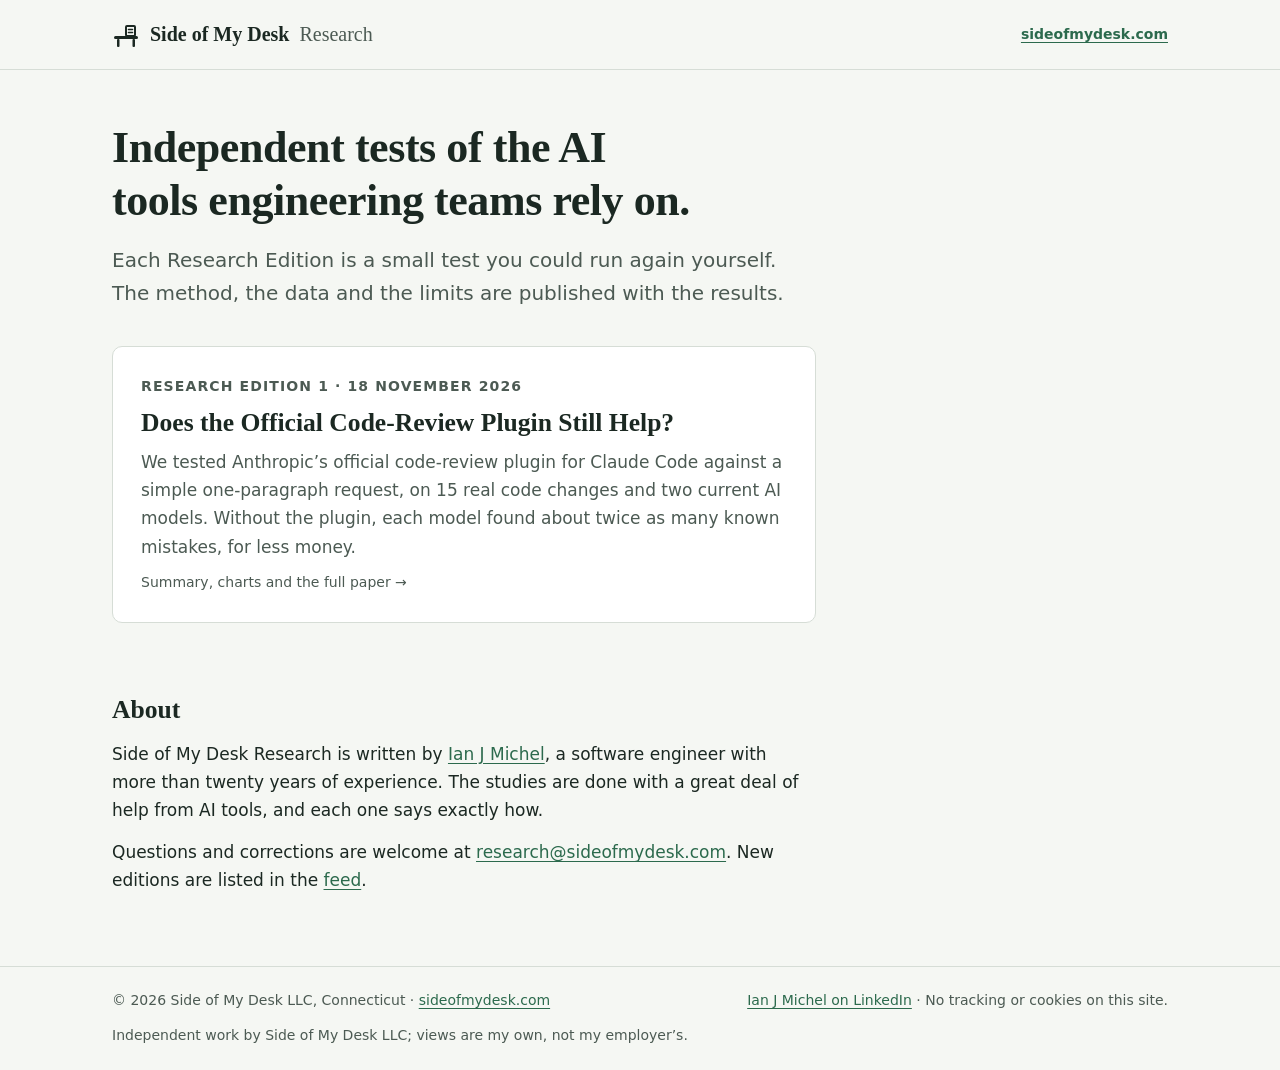
<file: index.html>
<!doctype html>
<html lang="en">
<head>
<meta charset="utf-8">
<meta name="viewport" content="width=device-width, initial-scale=1, viewport-fit=cover">
<title>Side of My Desk Research</title>
<meta name="description" content="Research Editions from Side of My Desk: small, repeatable tests of the AI tools engineering teams rely on, with the method, the data and the limits published alongside the results.">
<link rel="canonical" href="https://research.sideofmydesk.com/">
<meta property="og:title" content="Side of My Desk Research">
<meta property="og:description" content="Small, repeatable tests of the AI tools engineering teams rely on.">
<meta property="og:type" content="website">
<meta property="og:url" content="https://research.sideofmydesk.com/">
<link rel="icon" href="data:image/svg+xml,%3Csvg xmlns='http://www.w3.org/2000/svg' viewBox='0 0 28 28'%3E%3Crect width='28' height='28' rx='6' fill='%232c6a4d'/%3E%3Crect x='4' y='15' width='20' height='3' rx='1.5' fill='%23fff'/%3E%3Crect x='14' y='6' width='8' height='9' rx='1' fill='none' stroke='%23fff' stroke-width='2'/%3E%3C/svg%3E">
<link rel="alternate" type="application/atom+xml" title="Side of My Desk Research" href="/feed.xml">
<link rel="stylesheet" href="/style.css">
</head>
<body>
<a class="skip" href="#main">Skip to content</a>
<header class="site-head">
  <div class="wrap">
    <a class="mark" href="/" aria-label="Side of My Desk Research, home">
      <svg width="28" height="28" viewBox="0 0 28 28" aria-hidden="true" focusable="false"><rect x="2" y="15" width="24" height="3" rx="1.5" fill="currentColor"/><rect x="5" y="18" width="2.5" height="8" rx="1" fill="currentColor"/><rect x="20.5" y="18" width="2.5" height="8" rx="1" fill="currentColor"/><rect x="14" y="5" width="9" height="10" rx="1" fill="none" stroke="currentColor" stroke-width="2"/><path d="M16.5 8.5h4M16.5 11.5h4" stroke="currentColor" stroke-width="1.6" stroke-linecap="round"/></svg>
      Side of My Desk <span>Research</span>
    </a>
    <a class="head-link" href="https://sideofmydesk.com/">sideofmydesk.com</a>
  </div>
</header>

<main id="main">
  <div class="wrap">
    <div class="intro col">
      <h1>Independent tests of the AI tools engineering teams rely on.</h1>
      <p class="lede">Each Research Edition is a small test you could run again yourself. The method, the data and the limits are published with the results.</p>
    </div>

    <ul class="editions col" aria-label="Research Editions, newest first">
      <li>
        <a class="edition" href="/edition-1/">
          <p class="eyebrow">Research Edition 1 &middot; 18 November 2026</p>
          <h2 style="margin-top:0">Does the Official Code-Review Plugin Still Help?</h2>
          <p>We tested Anthropic&rsquo;s official code-review plugin for Claude Code against a simple one-paragraph request, on 15 real code changes and two current AI models. Without the plugin, each model found about twice as many known mistakes, for less money.</p>
          <p class="meta">Summary, charts and the full paper &rarr;</p>
        </a>
      </li>
    </ul>

    <div class="col end">
      <h2 style="margin-top:0">About</h2>
      <p>Side of My Desk Research is written by <a href="https://www.linkedin.com/in/ianmichel/" rel="me">Ian J Michel</a>, a software engineer with more than twenty years of experience. The studies are done with a great deal of help from AI tools, and each one says exactly how.</p>
      <p>Questions and corrections are welcome at <a href="mailto:research@sideofmydesk.com">research@sideofmydesk.com</a>. New editions are listed in the <a href="/feed.xml">feed</a>.</p>
    </div>
  </div>
</main>

<footer class="site-foot">
  <div class="wrap">
    <span>&copy; 2026 Side of My Desk LLC, Connecticut &middot; <a href="https://sideofmydesk.com/">sideofmydesk.com</a></span>
    <span><a href="https://www.linkedin.com/in/ianmichel/" rel="me">Ian J Michel on LinkedIn</a> &middot; No tracking or cookies on this site.</span>
    <span class="foot-note">Independent work by Side of My Desk LLC; views are my own, not my employer&rsquo;s.</span>
  </div>
</footer>
</body>
</html>
</file>
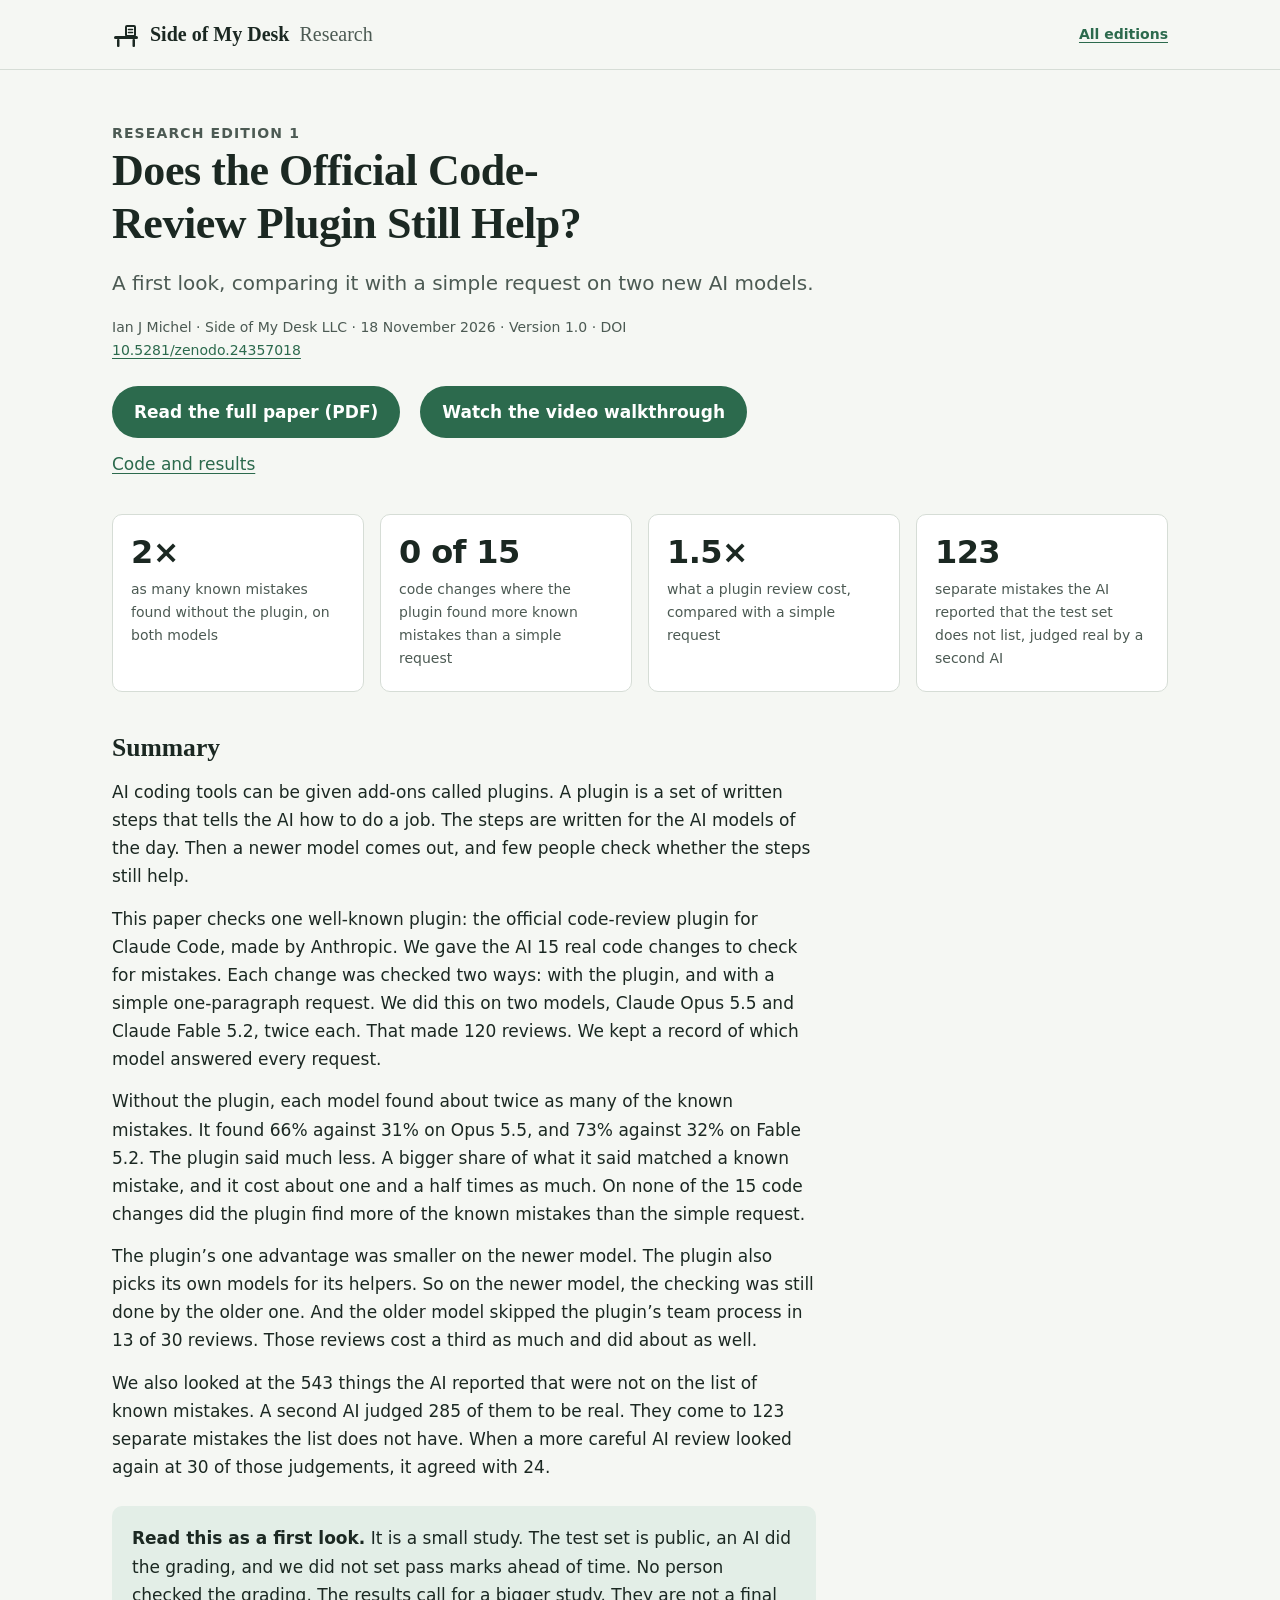
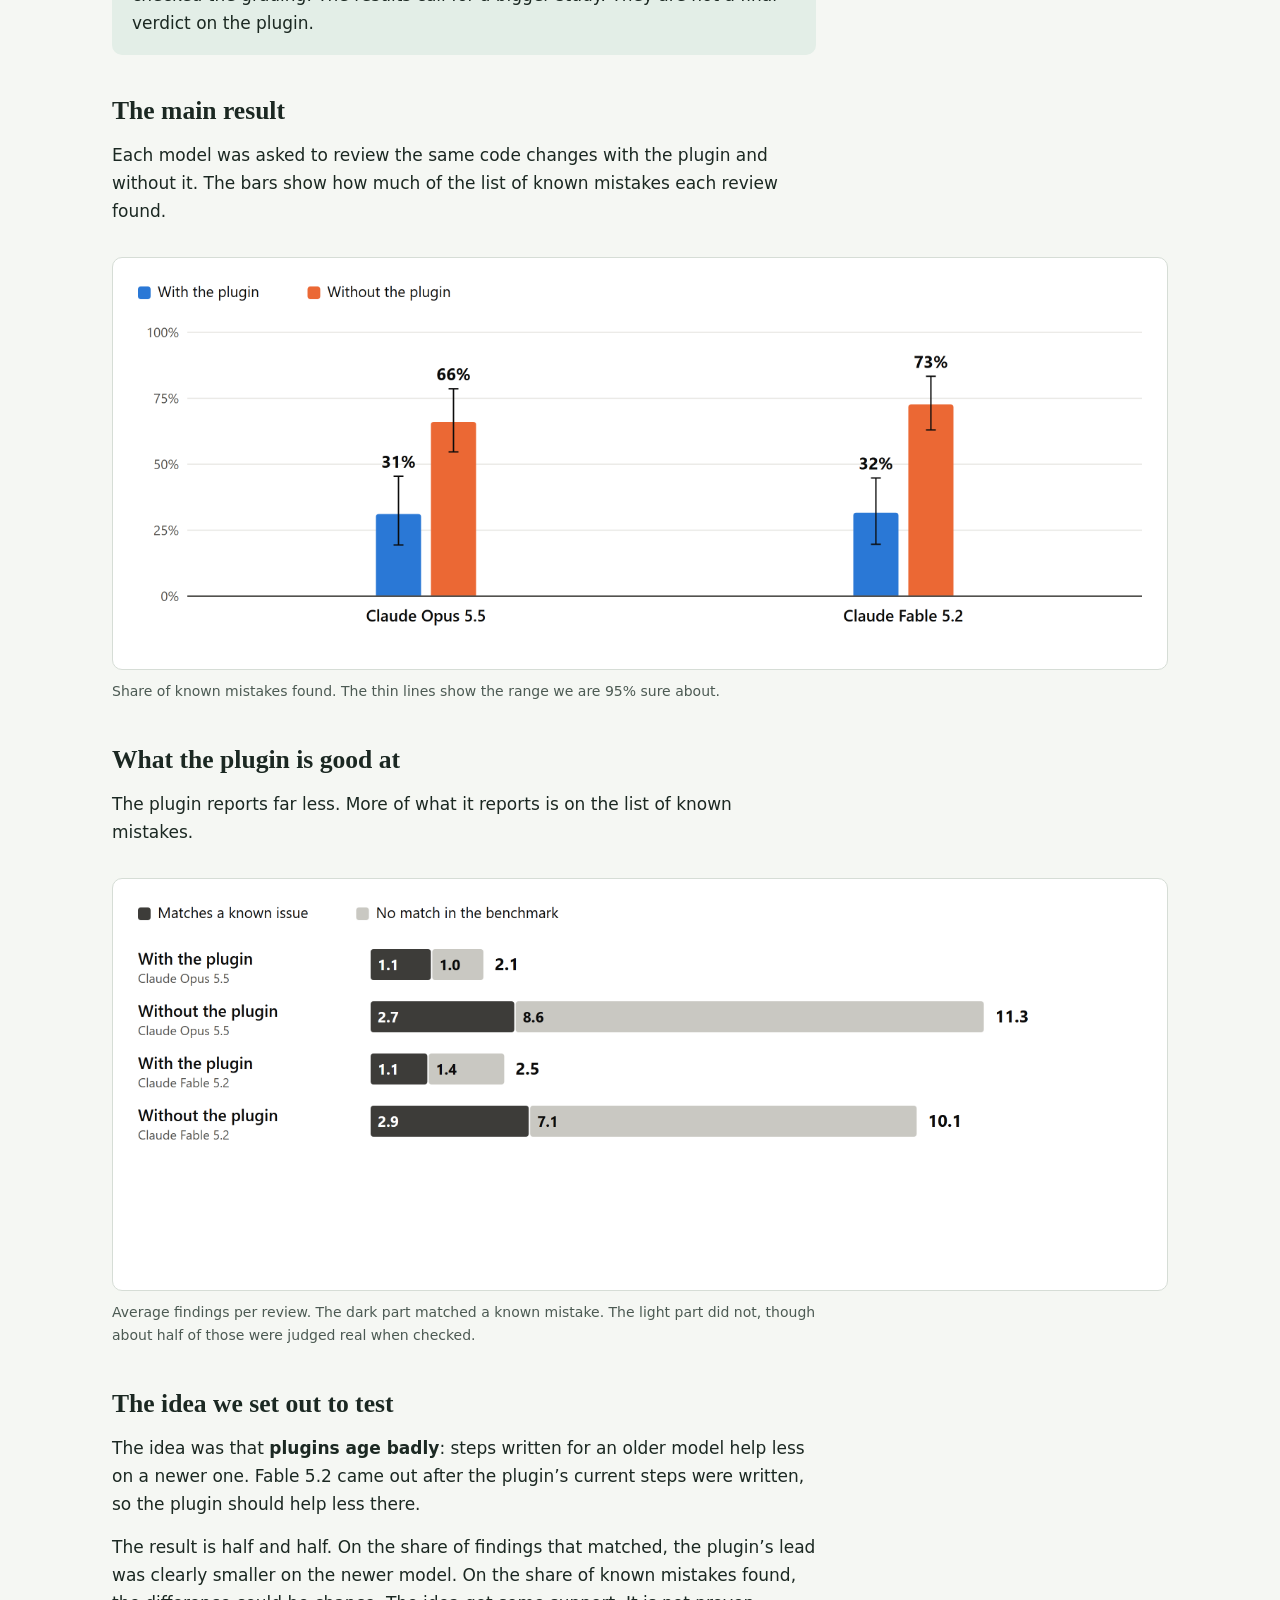
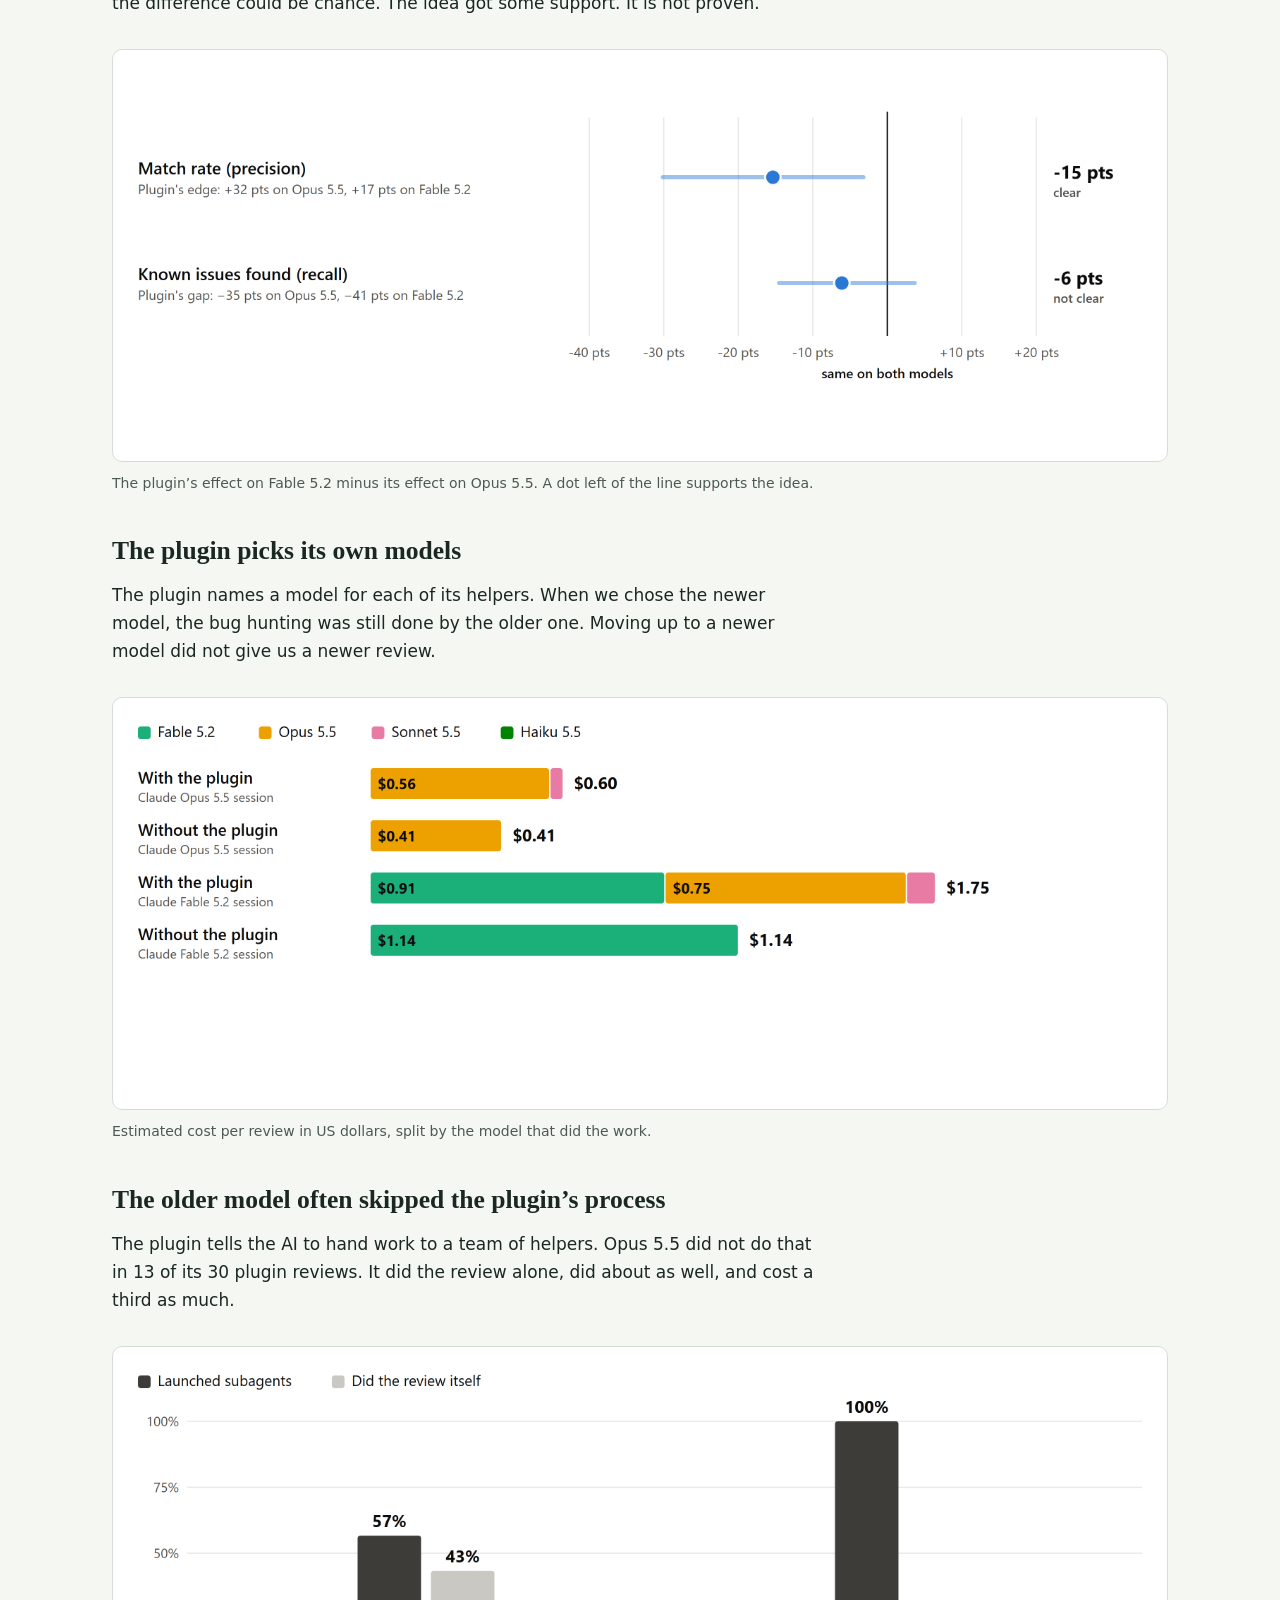
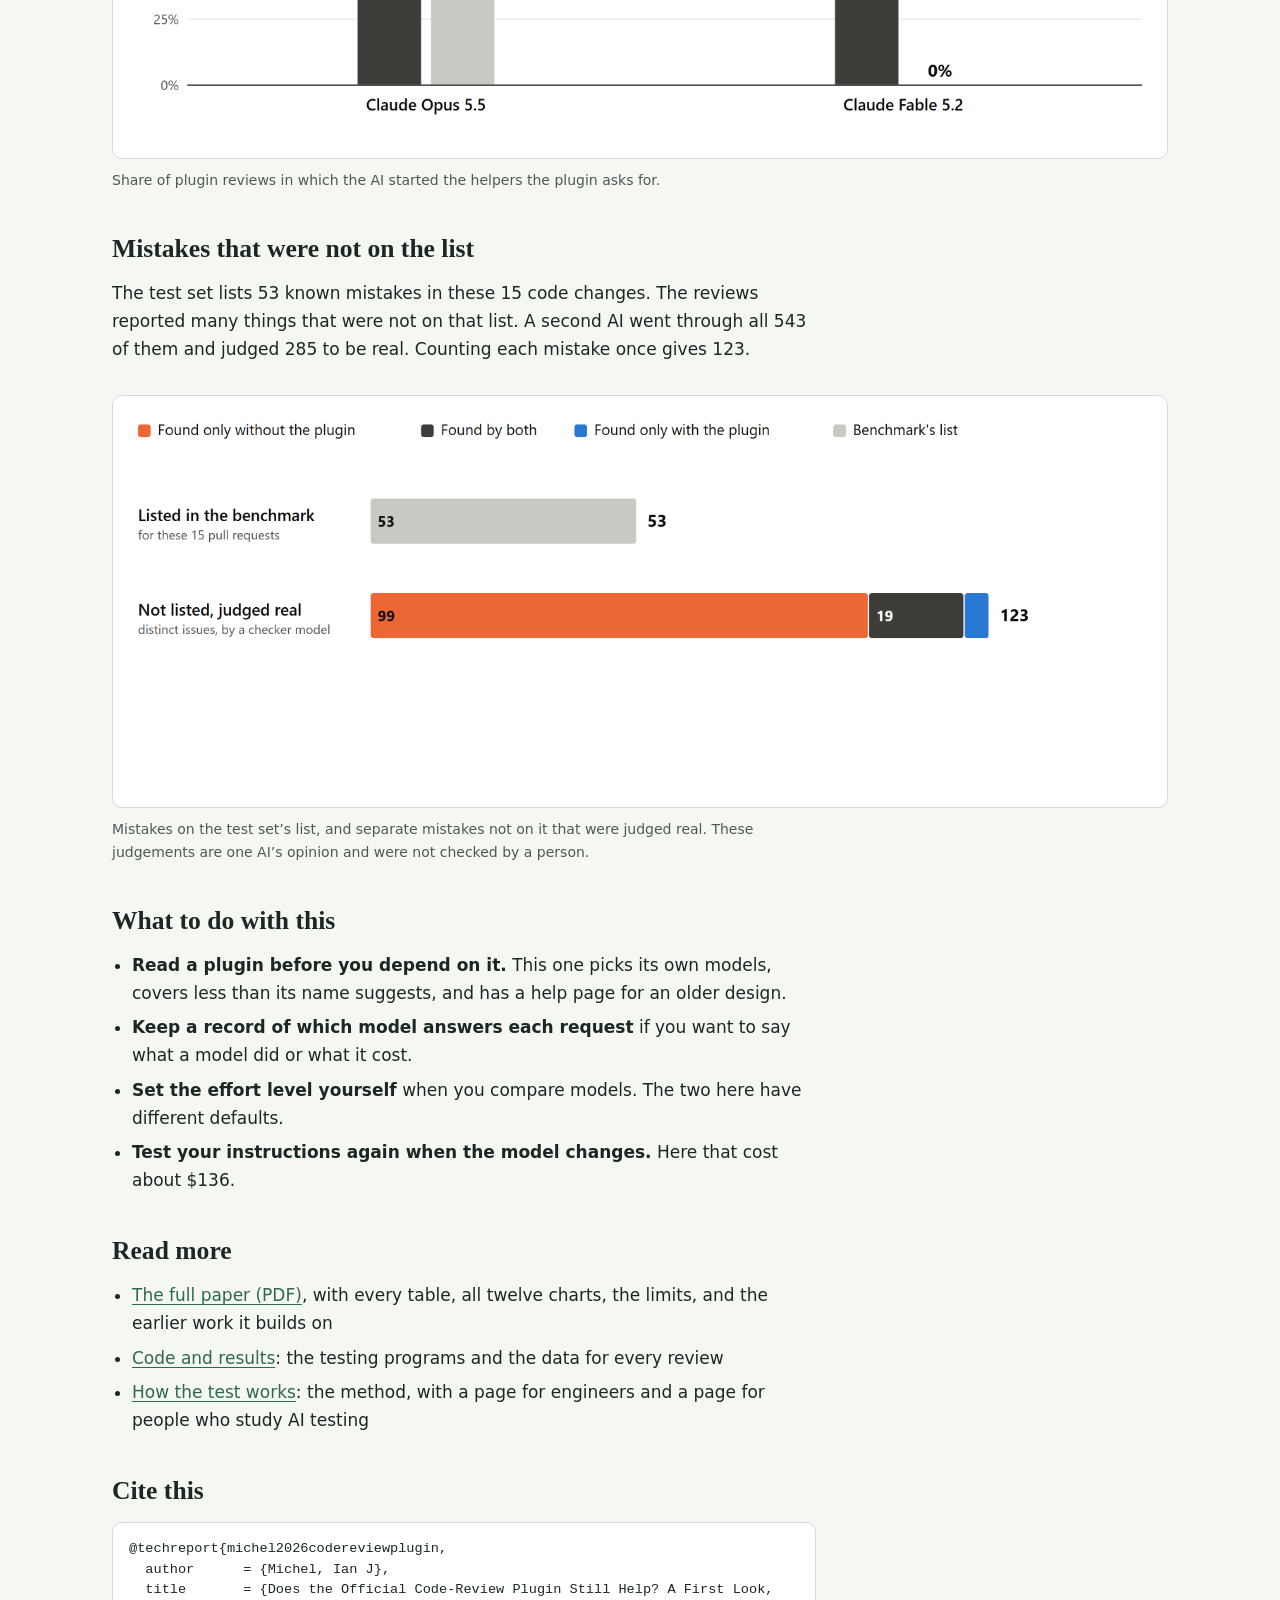
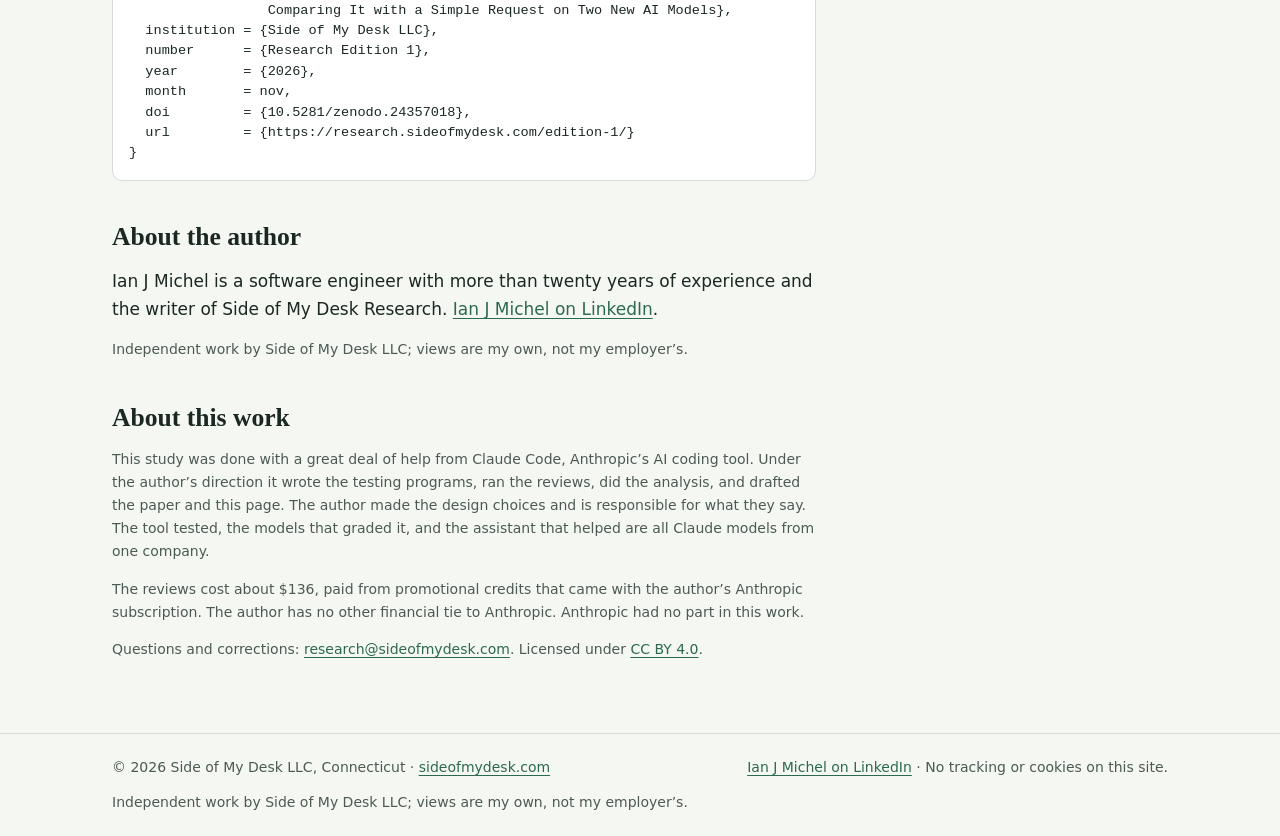
<file: edition-1/index.html>
<!doctype html>
<html lang="en">
<head>
<meta charset="utf-8">
<meta name="viewport" content="width=device-width, initial-scale=1, viewport-fit=cover">
<title>Does the Official Code-Review Plugin Still Help? | Side of My Desk Research</title>
<meta name="description" content="A first look at Anthropic's official code-review plugin for Claude Code, compared with a simple request, on 15 real pull requests and two current AI models. Without the plugin, each model found about twice as many known mistakes.">
<link rel="canonical" href="https://research.sideofmydesk.com/edition-1/">
<meta property="og:title" content="Does the Official Code-Review Plugin Still Help?">
<meta property="og:description" content="On 15 real pull requests and two current AI models, a one-paragraph request found about twice as many known mistakes as the official plugin, for less money.">
<meta property="og:type" content="article">
<meta property="og:url" content="https://research.sideofmydesk.com/edition-1/">
<meta property="og:image" content="https://research.sideofmydesk.com/edition-1/figures/fig-01-recall.png">
<!-- Google Scholar -->
<meta name="citation_title" content="Does the Official Code-Review Plugin Still Help? A First Look, Comparing It with a Simple Request on Two New AI Models">
<meta name="citation_author" content="Michel, Ian J">
<meta name="citation_publication_date" content="2026/11/18">
<meta name="citation_technical_report_institution" content="Side of My Desk LLC">
<meta name="citation_technical_report_number" content="Research Edition 1">
<meta name="citation_pdf_url" content="https://research.sideofmydesk.com/edition-1/michel-2026-code-review-plugin.pdf">
<meta name="citation_doi" content="10.5281/zenodo.24357018">
<link rel="icon" href="data:image/svg+xml,%3Csvg xmlns='http://www.w3.org/2000/svg' viewBox='0 0 28 28'%3E%3Crect width='28' height='28' rx='6' fill='%232c6a4d'/%3E%3Crect x='4' y='15' width='20' height='3' rx='1.5' fill='%23fff'/%3E%3Crect x='14' y='6' width='8' height='9' rx='1' fill='none' stroke='%23fff' stroke-width='2'/%3E%3C/svg%3E">
<link rel="alternate" type="application/atom+xml" title="Side of My Desk Research" href="/feed.xml">
<link rel="stylesheet" href="/style.css">
<script type="application/ld+json">
{
  "@context": "https://schema.org",
  "@type": "ScholarlyArticle",
  "headline": "Does the Official Code-Review Plugin Still Help? A First Look, Comparing It with a Simple Request on Two New AI Models",
  "author": {"@type": "Person", "name": "Ian J Michel", "email": "research@sideofmydesk.com", "sameAs": "https://www.linkedin.com/in/ianmichel/", "affiliation": {"@type": "Organization", "name": "Side of My Desk LLC"}},
  "datePublished": "2026-11-18",
  "publisher": {"@type": "Organization", "name": "Side of My Desk LLC", "url": "https://sideofmydesk.com/"},
  "license": "https://creativecommons.org/licenses/by/4.0/",
  "url": "https://research.sideofmydesk.com/edition-1/",
  "identifier": "https://doi.org/10.5281/zenodo.24357018",
  "encoding": {"@type": "MediaObject", "contentUrl": "https://research.sideofmydesk.com/edition-1/michel-2026-code-review-plugin.pdf", "encodingFormat": "application/pdf"}
}
</script>
</head>
<body>
<a class="skip" href="#main">Skip to content</a>
<header class="site-head">
  <div class="wrap">
    <a class="mark" href="/" aria-label="Side of My Desk Research, home">
      <svg width="28" height="28" viewBox="0 0 28 28" aria-hidden="true" focusable="false"><rect x="2" y="15" width="24" height="3" rx="1.5" fill="currentColor"/><rect x="5" y="18" width="2.5" height="8" rx="1" fill="currentColor"/><rect x="20.5" y="18" width="2.5" height="8" rx="1" fill="currentColor"/><rect x="14" y="5" width="9" height="10" rx="1" fill="none" stroke="currentColor" stroke-width="2"/><path d="M16.5 8.5h4M16.5 11.5h4" stroke="currentColor" stroke-width="1.6" stroke-linecap="round"/></svg>
      Side of My Desk <span>Research</span>
    </a>
    <a class="head-link" href="/">All editions</a>
  </div>
</header>

<main id="main">
  <article class="wrap">
    <div class="intro col">
      <p class="eyebrow">Research Edition 1</p>
      <h1>Does the Official Code-Review Plugin Still Help?</h1>
      <p class="lede">A first look, comparing it with a simple request on two new AI models.</p>
      <p class="meta-line">Ian J Michel &middot; Side of My Desk LLC &middot; 18 November 2026 &middot; Version 1.0 &middot; DOI <a href="https://doi.org/10.5281/zenodo.24357018">10.5281/zenodo.24357018</a></p>
      <div class="actions">
        <a class="btn" href="michel-2026-code-review-plugin.pdf">Read the full paper (PDF)</a>
        <a class="btn" href="https://youtu.be/nSp_vWTHrMI">Watch the video walkthrough</a>
        <a href="https://github.com/sideofmydesk/frontier-eval">Code and results</a>
      </div>
    </div>

    <ul class="keys" aria-label="Headline numbers">
      <li><div class="num">2&times;</div><div class="what">as many known mistakes found without the plugin, on both models</div></li>
      <li><div class="num">0 of 15</div><div class="what">code changes where the plugin found more known mistakes than a simple request</div></li>
      <li><div class="num">1.5&times;</div><div class="what">what a plugin review cost, compared with a simple request</div></li>
      <li><div class="num">123</div><div class="what">separate mistakes the AI reported that the test set does not list, judged real by a second AI</div></li>
    </ul>

    <div class="col">
      <h2>Summary</h2>
      <p>AI coding tools can be given add-ons called plugins. A plugin is a set of written steps that tells the AI how to do a job. The steps are written for the AI models of the day. Then a newer model comes out, and few people check whether the steps still help.</p>
      <p>This paper checks one well-known plugin: the official code-review plugin for Claude Code, made by Anthropic. We gave the AI 15 real code changes to check for mistakes. Each change was checked two ways: with the plugin, and with a simple one-paragraph request. We did this on two models, Claude Opus 5.5 and Claude Fable 5.2, twice each. That made 120 reviews. We kept a record of which model answered every request.</p>
      <p>Without the plugin, each model found about twice as many of the known mistakes. It found 66% against 31% on Opus 5.5, and 73% against 32% on Fable 5.2. The plugin said much less. A bigger share of what it said matched a known mistake, and it cost about one and a half times as much. On none of the 15 code changes did the plugin find more of the known mistakes than the simple request.</p>
      <p>The plugin&rsquo;s one advantage was smaller on the newer model. The plugin also picks its own models for its helpers. So on the newer model, the checking was still done by the older one. And the older model skipped the plugin&rsquo;s team process in 13 of 30 reviews. Those reviews cost a third as much and did about as well.</p>
      <p>We also looked at the 543 things the AI reported that were not on the list of known mistakes. A second AI judged 285 of them to be real. They come to 123 separate mistakes the list does not have. When a more careful AI review looked again at 30 of those judgements, it agreed with 24.</p>

      <div class="note">
        <p><strong>Read this as a first look.</strong> It is a small study. The test set is public, an AI did the grading, and we did not set pass marks ahead of time. No person checked the grading. The results call for a bigger study. They are not a final verdict on the plugin.</p>
      </div>
    </div>

    <div class="col"><h2>The main result</h2>
      <p>Each model was asked to review the same code changes with the plugin and without it. The bars show how much of the list of known mistakes each review found.</p></div>
    <figure>
      <img src="figures/fig-01-recall.png" alt="Bar chart. Share of known mistakes found. Claude Opus 5.5: 31 percent with the plugin, 66 percent without. Claude Fable 5.2: 32 percent with the plugin, 73 percent without." width="2944" height="1120" loading="lazy">
      <figcaption>Share of known mistakes found. The thin lines show the range we are 95% sure about.</figcaption>
    </figure>

    <div class="col"><h2>What the plugin is good at</h2>
      <p>The plugin reports far less. More of what it reports is on the list of known mistakes.</p></div>
    <figure>
      <img src="figures/fig-05-volume.png" alt="Bar chart of average findings per review. With the plugin: about 2 on both models. Without: 11.3 on Opus 5.5 and 10.1 on Fable 5.2. In every case the larger part did not match a known mistake." width="2944" height="1120" loading="lazy">
      <figcaption>Average findings per review. The dark part matched a known mistake. The light part did not, though about half of those were judged real when checked.</figcaption>
    </figure>

    <div class="col"><h2>The idea we set out to test</h2>
      <p>The idea was that <strong>plugins age badly</strong>: steps written for an older model help less on a newer one. Fable 5.2 came out after the plugin&rsquo;s current steps were written, so the plugin should help less there.</p>
      <p>The result is half and half. On the share of findings that matched, the plugin&rsquo;s lead was clearly smaller on the newer model. On the share of known mistakes found, the difference could be chance. The idea got some support. It is not proven.</p></div>
    <figure>
      <img src="figures/fig-04-hypothesis.png" alt="Chart with two rows. Match rate: the plugin's effect was 15 points lower on Fable 5.2 than on Opus 5.5, and the range does not cross zero. Known issues found: 6 points lower, and the range crosses zero." width="2944" height="1120" loading="lazy">
      <figcaption>The plugin&rsquo;s effect on Fable 5.2 minus its effect on Opus 5.5. A dot left of the line supports the idea.</figcaption>
    </figure>

    <div class="col"><h2>The plugin picks its own models</h2>
      <p>The plugin names a model for each of its helpers. When we chose the newer model, the bug hunting was still done by the older one. Moving up to a newer model did not give us a newer review.</p></div>
    <figure>
      <img src="figures/fig-06-cost.png" alt="Bar chart of cost per review by model. With the plugin on a Fable 5.2 session, 91 cents went to Fable 5.2 and 75 cents to Opus 5.5." width="2944" height="1120" loading="lazy">
      <figcaption>Estimated cost per review in US dollars, split by the model that did the work.</figcaption>
    </figure>

    <div class="col"><h2>The older model often skipped the plugin&rsquo;s process</h2>
      <p>The plugin tells the AI to hand work to a team of helpers. Opus 5.5 did not do that in 13 of its 30 plugin reviews. It did the review alone, did about as well, and cost a third as much.</p></div>
    <figure>
      <img src="figures/fig-07-delegation.png" alt="Bar chart. Claude Opus 5.5 started helpers in 57 percent of plugin reviews and did the review itself in 43 percent. Claude Fable 5.2 started helpers in 100 percent." width="2944" height="1120" loading="lazy">
      <figcaption>Share of plugin reviews in which the AI started the helpers the plugin asks for.</figcaption>
    </figure>

    <div class="col"><h2>Mistakes that were not on the list</h2>
      <p>The test set lists 53 known mistakes in these 15 code changes. The reviews reported many things that were not on that list. A second AI went through all 543 of them and judged 285 to be real. Counting each mistake once gives 123.</p></div>
    <figure>
      <img src="figures/fig-12-new-issues.png" alt="Bar chart. The test set lists 53 mistakes. A further 123 separate mistakes were judged real: 99 found only without the plugin, 19 found by both, 5 found only with the plugin." width="2944" height="1120" loading="lazy">
      <figcaption>Mistakes on the test set&rsquo;s list, and separate mistakes not on it that were judged real. These judgements are one AI&rsquo;s opinion and were not checked by a person.</figcaption>
    </figure>

    <div class="col end">
      <h2>What to do with this</h2>
      <ul>
        <li><strong>Read a plugin before you depend on it.</strong> This one picks its own models, covers less than its name suggests, and has a help page for an older design.</li>
        <li><strong>Keep a record of which model answers each request</strong> if you want to say what a model did or what it cost.</li>
        <li><strong>Set the effort level yourself</strong> when you compare models. The two here have different defaults.</li>
        <li><strong>Test your instructions again when the model changes.</strong> Here that cost about $136.</li>
      </ul>

      <h2>Read more</h2>
      <ul>
        <li><a href="michel-2026-code-review-plugin.pdf">The full paper (PDF)</a>, with every table, all twelve charts, the limits, and the earlier work it builds on</li>
        <li><a href="https://github.com/sideofmydesk/frontier-eval">Code and results</a>: the testing programs and the data for every review</li>
        <li><a href="https://github.com/sideofmydesk/frontier-eval/wiki">How the test works</a>: the method, with a page for engineers and a page for people who study AI testing</li>
      </ul>

      <h2>Cite this</h2>
      <pre>@techreport{michel2026codereviewplugin,
  author      = {Michel, Ian J},
  title       = {Does the Official Code-Review Plugin Still Help? A First Look,
                 Comparing It with a Simple Request on Two New AI Models},
  institution = {Side of My Desk LLC},
  number      = {Research Edition 1},
  year        = {2026},
  month       = nov,
  doi         = {10.5281/zenodo.24357018},
  url         = {https://research.sideofmydesk.com/edition-1/}
}</pre>

      <h2>About the author</h2>
      <p>Ian J Michel is a software engineer with more than twenty years of experience and the writer of Side of My Desk Research. <a href="https://www.linkedin.com/in/ianmichel/" rel="me">Ian J Michel on LinkedIn</a>.</p>
      <p class="fine">Independent work by Side of My Desk LLC; views are my own, not my employer&rsquo;s.</p>

      <h2>About this work</h2>
      <p class="fine">This study was done with a great deal of help from Claude Code, Anthropic&rsquo;s AI coding tool. Under the author&rsquo;s direction it wrote the testing programs, ran the reviews, did the analysis, and drafted the paper and this page. The author made the design choices and is responsible for what they say. The tool tested, the models that graded it, and the assistant that helped are all Claude models from one company.</p>
      <p class="fine">The reviews cost about $136, paid from promotional credits that came with the author&rsquo;s Anthropic subscription. The author has no other financial tie to Anthropic. Anthropic had no part in this work.</p>
      <p class="fine">Questions and corrections: <a href="mailto:research@sideofmydesk.com">research@sideofmydesk.com</a>. Licensed under <a href="https://creativecommons.org/licenses/by/4.0/">CC BY 4.0</a>.</p>
    </div>
  </article>
</main>

<footer class="site-foot">
  <div class="wrap">
    <span>&copy; 2026 Side of My Desk LLC, Connecticut &middot; <a href="https://sideofmydesk.com/">sideofmydesk.com</a></span>
    <span><a href="https://www.linkedin.com/in/ianmichel/" rel="me">Ian J Michel on LinkedIn</a> &middot; No tracking or cookies on this site.</span>
    <span class="foot-note">Independent work by Side of My Desk LLC; views are my own, not my employer&rsquo;s.</span>
  </div>
</footer>
</body>
</html>
</file>
<file: style.css>
/* Side of My Desk Research. Shares the colours and typefaces of sideofmydesk.com.
   Layout: one reading column for text; figures may run a little wider. */
:root {
  --bg: #f5f7f3;
  --surface: #ffffff;
  --ink: #1b2822;
  --muted: #4c5a53;
  --line: #d6ddd6;
  --accent: #2c6a4d;
  --accent-soft: #e3eee7;
  --on-accent: #ffffff;
  --font-display: "Iowan Old Style", "Palatino Linotype", Palatino, "Book Antiqua", "URW Palladio L", P052, Georgia, serif;
  --font-body: system-ui, -apple-system, "Segoe UI", Roboto, "Helvetica Neue", Arial, sans-serif;
  --font-mono: ui-monospace, "Cascadia Mono", Consolas, Menlo, monospace;
  --step--1: 0.875rem;
  --step-0: 1.0625rem;
  --step-1: 1.25rem;
  --step-2: 1.6rem;
  --step-3: clamp(1.9rem, 1.4rem + 2.2vw, 2.75rem);
  --radius: 10px;
}
@media (prefers-color-scheme: dark) {
  :root:not([data-theme="light"]) {
    --bg: #111814; --surface: #18211c; --ink: #e6ede8; --muted: #a5b3ab; --line: #2b3831;
    --accent: #7fc4a1; --accent-soft: #1d2e25; --on-accent: #0c1711;
    color-scheme: dark;
  }
}
:root[data-theme="dark"] {
  --bg: #111814; --surface: #18211c; --ink: #e6ede8; --muted: #a5b3ab; --line: #2b3831;
  --accent: #7fc4a1; --accent-soft: #1d2e25; --on-accent: #0c1711;
  color-scheme: dark;
}
*, *::before, *::after { box-sizing: border-box; }
body {
  margin: 0; background: var(--bg); color: var(--ink);
  font-family: var(--font-body); font-size: var(--step-0); line-height: 1.65;
  -webkit-text-size-adjust: 100%;
  min-height: 100vh; display: flex; flex-direction: column;
}
main { flex: 1; }
.wrap {
  max-width: 68rem; margin-inline: auto; width: 100%;
  padding-left: max(16px, env(safe-area-inset-left, 0px));
  padding-right: max(16px, env(safe-area-inset-right, 0px));
}
.col { max-width: 44rem; }
h1, h2, h3 { font-family: var(--font-display); font-weight: 600; line-height: 1.2; text-wrap: balance; margin: 0; }
h1 { font-size: var(--step-3); letter-spacing: -0.01em; }
h2 { font-size: var(--step-2); margin-top: 2.6rem; }
h3 { font-size: var(--step-1); }
p { margin: 0.9rem 0 0; }
ul { margin: 0.9rem 0 0; padding-left: 1.25rem; }
li { margin-top: 0.4rem; }
a { color: var(--accent); text-underline-offset: 3px; }
a:focus-visible { outline: 3px solid var(--accent); outline-offset: 3px; border-radius: 4px; }
.eyebrow { font-size: var(--step--1); letter-spacing: 0.08em; text-transform: uppercase; color: var(--muted); font-weight: 600; margin: 0; }
.lede { font-size: var(--step-1); color: var(--muted); }
.fine { font-size: var(--step--1); color: var(--muted); }
.skip { position: absolute; left: -999px; }
.skip:focus { left: 16px; top: 16px; background: var(--surface); padding: 8px 12px; z-index: 5; }

.site-head { border-bottom: 1px solid var(--line); }
.site-head .wrap { display: flex; align-items: center; justify-content: space-between; gap: 16px; padding-block: 18px; flex-wrap: wrap; }
.mark { display: flex; align-items: center; gap: 10px; text-decoration: none; color: var(--ink); font-family: var(--font-display); font-size: var(--step-1); font-weight: 600; }
.mark svg { flex: none; }
.mark span { color: var(--muted); font-weight: 400; }
.head-link { font-size: var(--step--1); font-weight: 600; }

.intro { padding-block: 52px 8px; }
.intro .lede { margin-top: 16px; }

/* Index: list of editions */
.editions { list-style: none; padding: 0; margin: 28px 0 72px; display: grid; gap: 20px; }
.editions li { margin: 0; }
.edition {
  display: grid; gap: 10px; background: var(--surface); border: 1px solid var(--line);
  border-radius: var(--radius); padding: 28px; text-decoration: none; color: var(--ink);
}
.edition:hover { border-color: var(--accent); }
.edition p { margin: 0; color: var(--muted); }
.edition .meta { font-size: var(--step--1); }

/* Paper page */
.meta-line { margin-top: 16px; color: var(--muted); font-size: var(--step--1); }
.actions { display: flex; flex-wrap: wrap; gap: 12px 20px; align-items: center; margin-top: 24px; }
.btn {
  display: inline-block; background: var(--accent); color: var(--on-accent); text-decoration: none;
  font-weight: 600; padding: 12px 22px; border-radius: 999px;
}
.btn:hover { filter: brightness(1.08); }
.keys { list-style: none; padding: 0; margin: 28px 0 0; display: grid; gap: 16px; grid-template-columns: repeat(4, minmax(0, 1fr)); }
.keys li { margin: 0; background: var(--surface); border: 1px solid var(--line); border-radius: var(--radius); padding: 20px 18px; }
.keys .num { font-family: var(--font-body); font-size: 2rem; font-weight: 700; line-height: 1.1; letter-spacing: -0.02em; }
.keys .what { font-size: var(--step--1); color: var(--muted); margin-top: 8px; }
figure { margin: 2rem 0 0; }
/* Charts are drawn dark-on-white, so they sit on a white card in both themes. */
figure img { display: block; width: 100%; height: auto; background: #ffffff; border: 1px solid var(--line); border-radius: var(--radius); padding: 8px; }
figcaption { font-size: var(--step--1); color: var(--muted); margin-top: 10px; max-width: 44rem; }
.note { background: var(--accent-soft); border-radius: var(--radius); padding: 18px 20px; margin-top: 1.6rem; }
.note p:first-child { margin-top: 0; }
pre {
  background: var(--surface); border: 1px solid var(--line); border-radius: var(--radius);
  padding: 16px; overflow-x: auto; font-family: var(--font-mono); font-size: 0.85rem; line-height: 1.5; margin: 1rem 0 0;
}
.end { padding-bottom: 72px; }

.site-foot { border-top: 1px solid var(--line); }
.site-foot .foot-note { flex-basis: 100%; }
.site-foot .wrap { display: flex; justify-content: space-between; gap: 12px 24px; flex-wrap: wrap; padding-block: 22px; font-size: var(--step--1); color: var(--muted); }

@media (max-width: 760px) {
  .keys { grid-template-columns: repeat(2, minmax(0, 1fr)); }
  .intro { padding-block: 36px 4px; }
}
</file>
